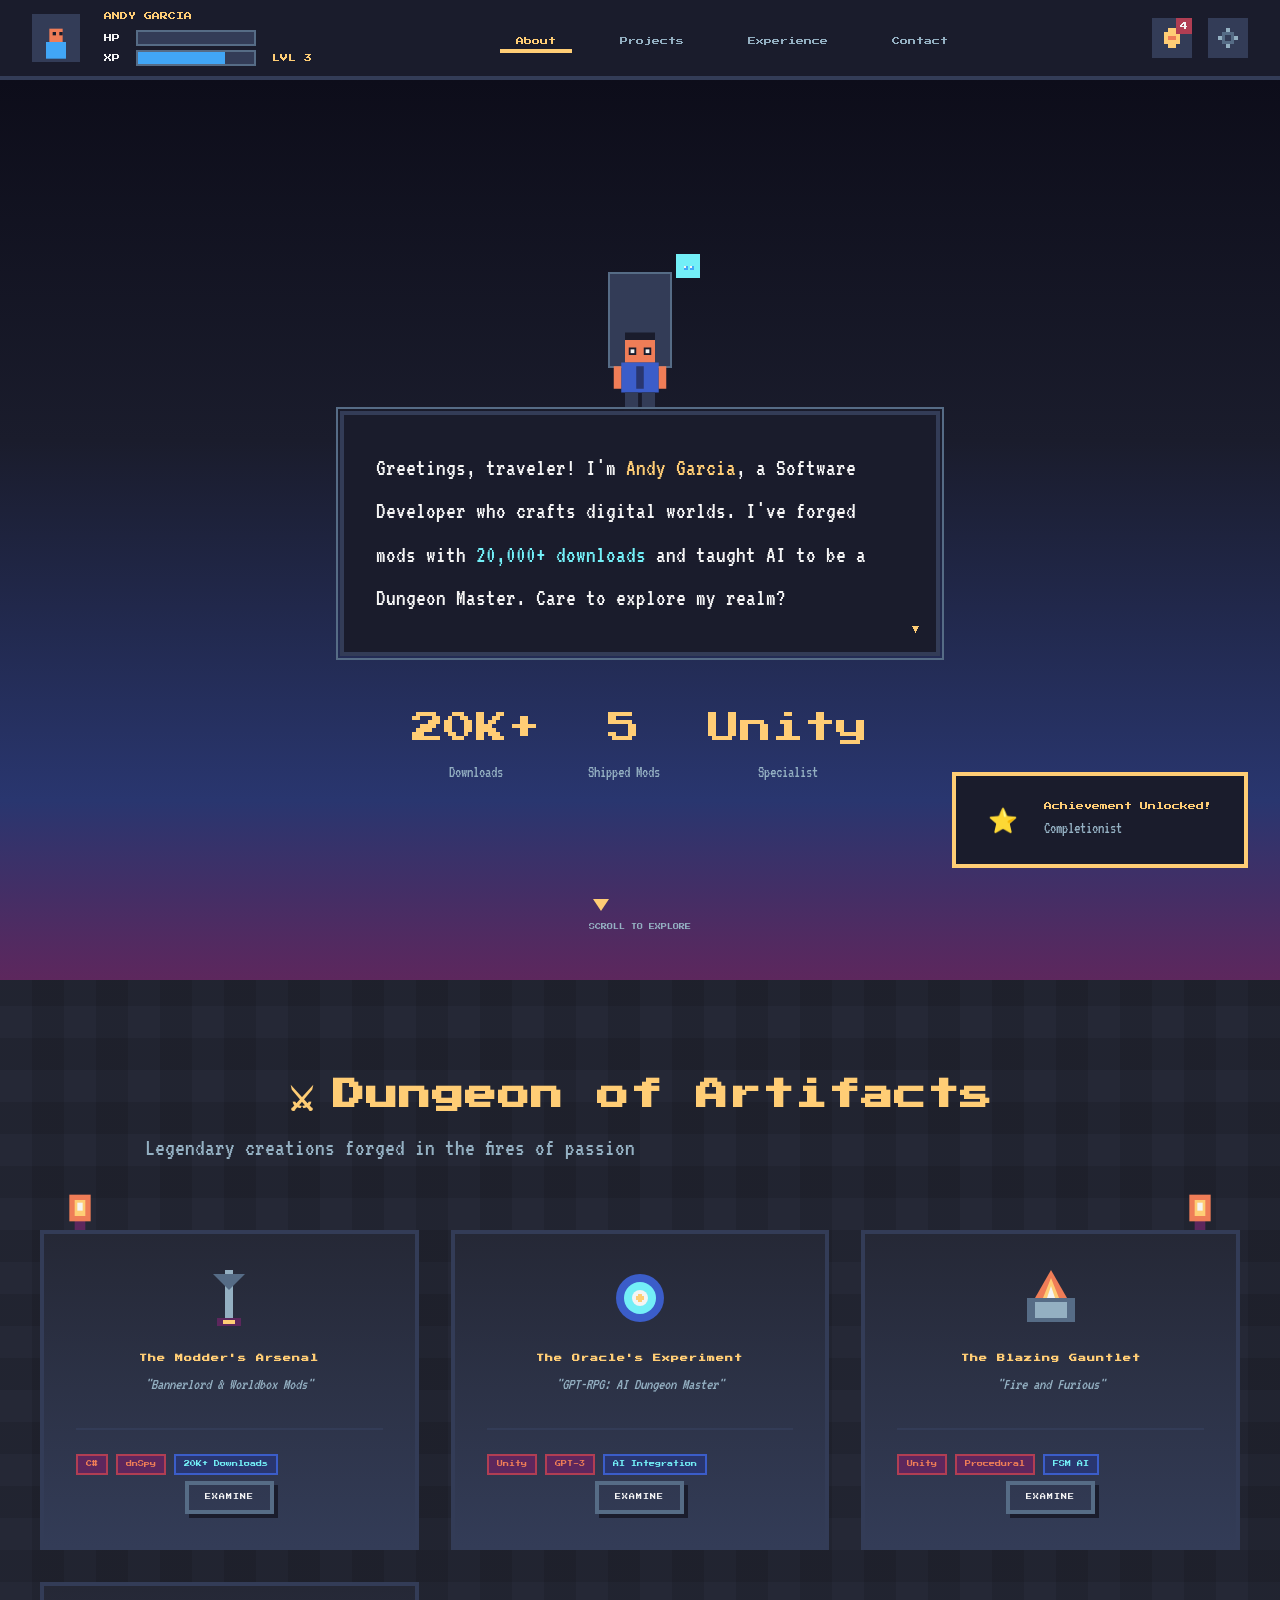
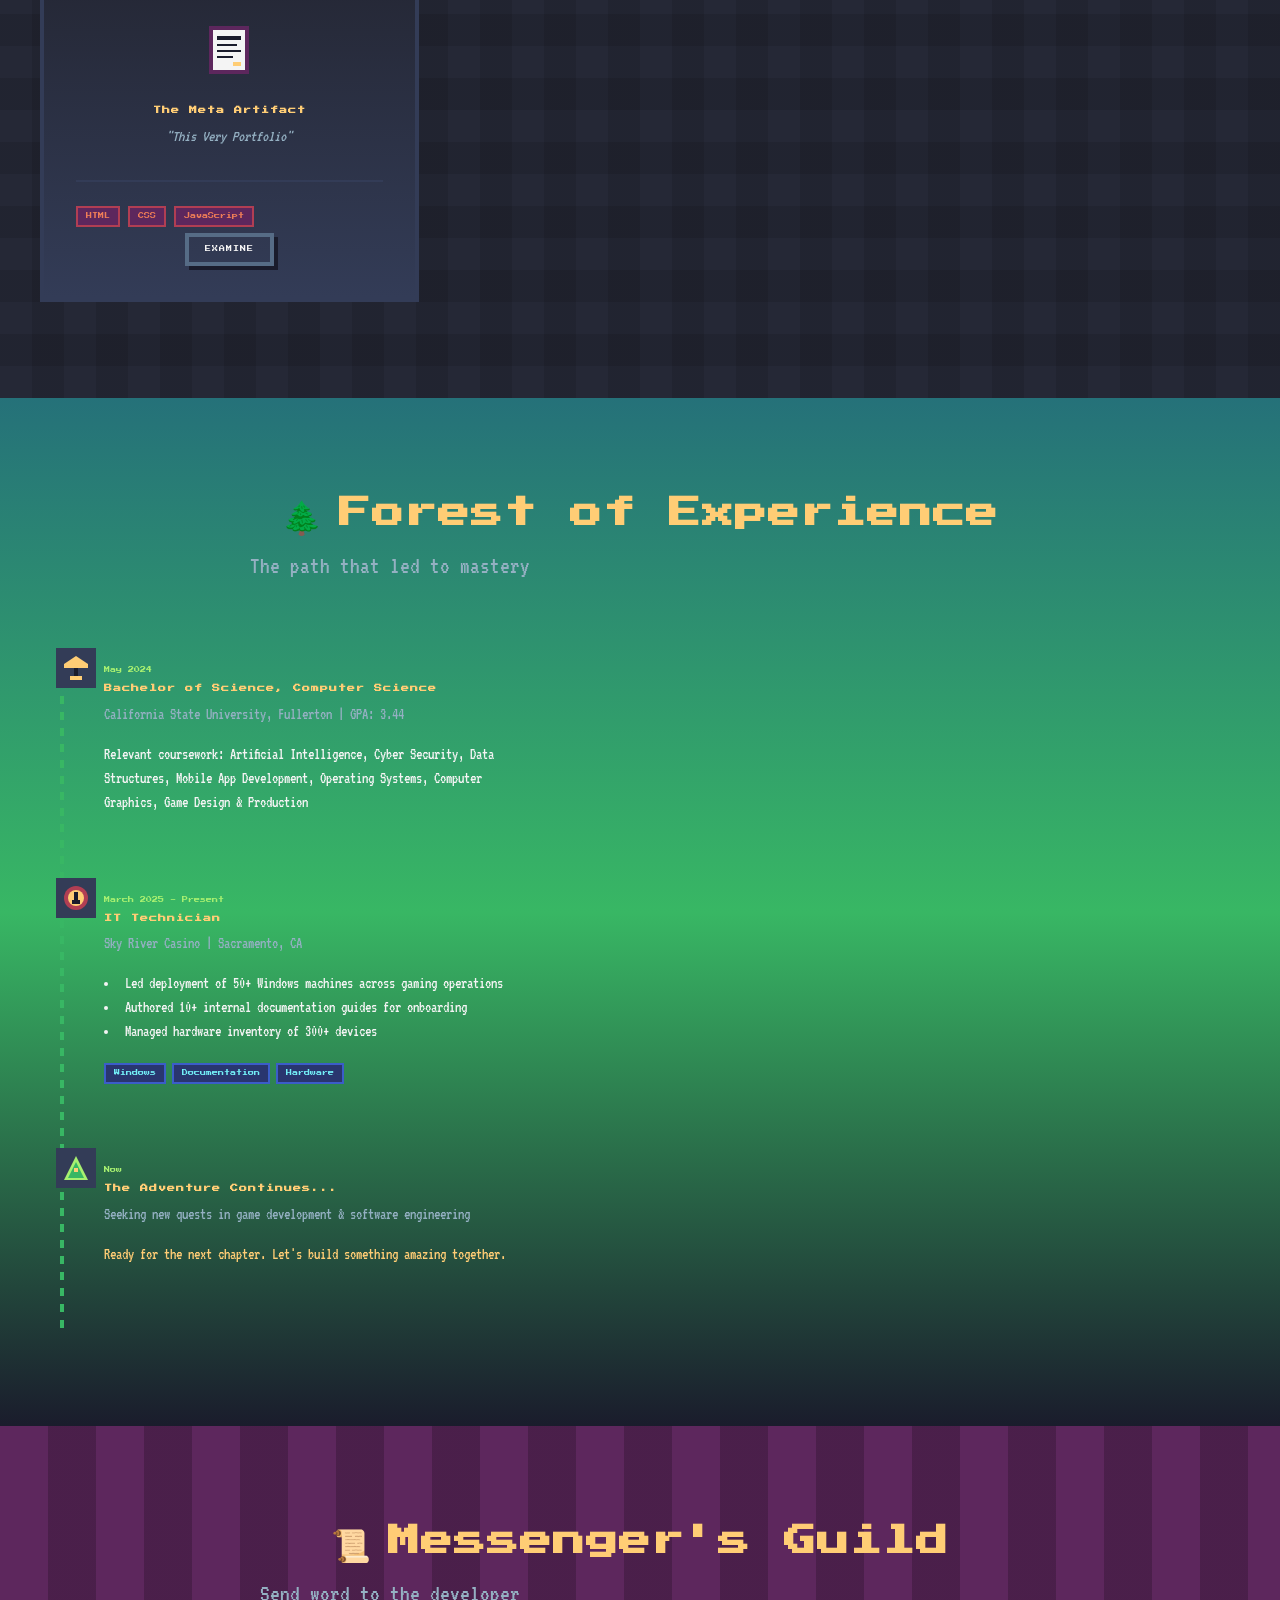
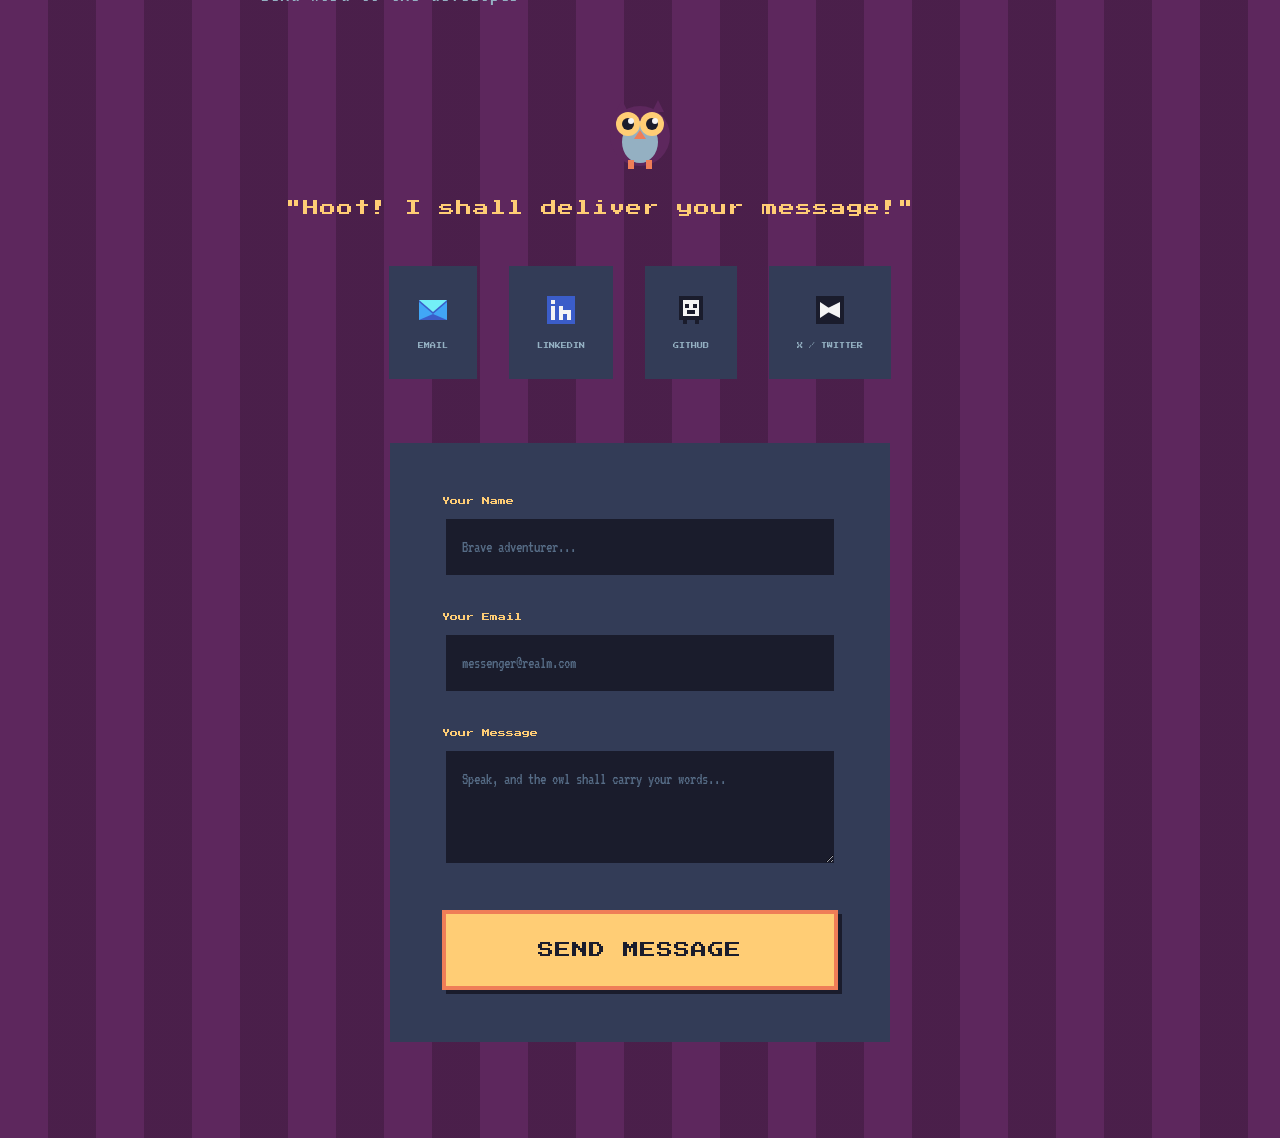
<file: index.html>
<!DOCTYPE html>
<html lang="en">
<head>
  <meta charset="UTF-8">
  <meta name="viewport" content="width=device-width, initial-scale=1.0">
  <meta name="description" content="Andy Garcia - Game Developer Portfolio. Unity specialist, mod creator with 20K+ downloads, and AI integration engineer.">
  <meta name="keywords" content="game developer, unity, C#, mods, bannerlord, software engineer, portfolio">
  <meta name="author" content="Andy Garcia">

  <!-- Open Graph / Social -->
  <meta property="og:type" content="website">
  <meta property="og:title" content="Andy Garcia | Game Developer">
  <meta property="og:description" content="Game Developer Portfolio - Unity specialist, mod creator with 20K+ downloads, and AI integration engineer.">
  <meta property="og:url" content="https://andygarciapc.github.io">

  <!-- Preconnect to external resources -->
  <link rel="preconnect" href="https://fonts.googleapis.com">
  <link rel="preconnect" href="https://fonts.gstatic.com" crossorigin>

  <!-- Fonts -->
  <link href="https://fonts.googleapis.com/css2?family=Press+Start+2P&family=VT323&display=swap" rel="stylesheet">

  <!-- Styles -->
  <link rel="stylesheet" href="css/main.css">

  <!-- Favicon -->
  <link rel="icon" type="image/svg+xml" href="data:image/svg+xml,<svg xmlns='http://www.w3.org/2000/svg' viewBox='0 0 16 16'><rect fill='%231a1c2c' width='16' height='16'/><rect fill='%23ffcd75' x='4' y='3' width='8' height='10'/><rect fill='%231a1c2c' x='5' y='5' width='2' height='2'/><rect fill='%231a1c2c' x='9' y='5' width='2' height='2'/><rect fill='%231a1c2c' x='6' y='9' width='4' height='2'/></svg>">

  <title>Andy Garcia | Game Developer</title>
</head>
<body class="no-js">
  <!-- Skip to main content for accessibility -->
  <a href="#main-content" class="skip-link">Skip to main content</a>

  <!-- ========================================================================
       Game HUD Header
       ======================================================================== -->
  <header class="game-hud" role="banner">
    <div class="hud-left">
      <div class="player-portrait" aria-hidden="true">
        <!-- Pixel portrait placeholder -->
        <svg viewBox="0 0 48 48" width="48" height="48" style="image-rendering: pixelated;">
          <rect fill="#333c57" width="48" height="48"/>
          <rect fill="#ef7d57" x="16" y="8" width="16" height="16"/>
          <rect fill="#1a1c2c" x="20" y="12" width="4" height="4"/>
          <rect fill="#1a1c2c" x="28" y="12" width="4" height="4"/>
          <rect fill="#41a6f6" x="12" y="24" width="24" height="20"/>
        </svg>
      </div>
      <div class="player-info">
        <span class="player-name">ANDY GARCIA</span>
        <div class="stat-bars">
          <div class="stat-bar">
            <span class="bar-label">HP</span>
            <div class="bar-container" role="progressbar" aria-label="Page progress" aria-valuenow="100" aria-valuemin="0" aria-valuemax="100">
              <div class="bar-fill hp" id="hp-bar" style="width: 100%;"></div>
            </div>
          </div>
          <div class="stat-bar">
            <span class="bar-label">XP</span>
            <div class="bar-container" role="progressbar" aria-label="Experience points" aria-valuenow="0" aria-valuemin="0" aria-valuemax="100">
              <div class="bar-fill xp" id="xp-bar" style="width: 0%;"></div>
            </div>
            <span class="level-badge">LVL <span id="player-level">1</span></span>
          </div>
        </div>
      </div>
    </div>

    <nav class="main-nav" role="navigation" aria-label="Main navigation">
      <ul class="nav-list">
        <li><a href="#about" class="nav-link active" data-section="about">About</a></li>
        <li><a href="#projects" class="nav-link" data-section="projects">Projects</a></li>
        <li><a href="#experience" class="nav-link" data-section="experience">Experience</a></li>
        <li><a href="#contact" class="nav-link" data-section="contact">Contact</a></li>
      </ul>
    </nav>

    <div class="hud-right">
      <button class="btn-icon" id="achievements-btn" aria-label="View achievements" title="Achievements">
        <svg viewBox="0 0 24 24" width="24" height="24" fill="currentColor" style="image-rendering: pixelated;">
          <rect fill="#ffcd75" x="8" y="2" width="8" height="4"/>
          <rect fill="#ffcd75" x="4" y="6" width="16" height="12"/>
          <rect fill="#ef7d57" x="8" y="10" width="8" height="4"/>
          <rect fill="#ffcd75" x="8" y="18" width="8" height="4"/>
        </svg>
        <span class="badge" id="achievement-count">0</span>
      </button>
      <button class="btn-icon" id="settings-btn" aria-label="Settings" title="Settings">
        <svg viewBox="0 0 24 24" width="24" height="24" fill="currentColor" style="image-rendering: pixelated;">
          <rect fill="#94b0c2" x="10" y="2" width="4" height="4"/>
          <rect fill="#94b0c2" x="10" y="18" width="4" height="4"/>
          <rect fill="#94b0c2" x="2" y="10" width="4" height="4"/>
          <rect fill="#94b0c2" x="18" y="10" width="4" height="4"/>
          <rect fill="#566c86" x="6" y="6" width="12" height="12"/>
          <rect fill="#333c57" x="9" y="9" width="6" height="6"/>
        </svg>
      </button>
    </div>
  </header>

  <!-- ========================================================================
       Main Content
       ======================================================================== -->
  <main id="main-content">

    <!-- ====================================================================
         Section 1: About / Hero (Starting Village)
         ==================================================================== -->
    <section id="about" class="section section-village" aria-labelledby="about-heading">
      <!-- Parallax Background Layers -->
      <div class="parallax-container" aria-hidden="true">
        <div class="parallax-layer layer-sky"></div>
        <div class="parallax-layer layer-mountains">
          <!-- SVG Mountains -->
          <svg viewBox="0 0 1200 200" preserveAspectRatio="none" style="position: absolute; bottom: 50%; width: 100%; height: 40%; opacity: 0.6;">
            <polygon fill="#29366f" points="0,200 200,100 400,150 600,50 800,120 1000,80 1200,140 1200,200"/>
            <polygon fill="#333c57" points="0,200 150,130 350,180 550,100 750,160 950,90 1200,170 1200,200"/>
          </svg>
        </div>
        <div class="parallax-layer layer-trees">
          <!-- SVG Tree silhouettes -->
          <svg viewBox="0 0 1200 150" preserveAspectRatio="none" style="position: absolute; bottom: 20%; width: 100%; height: 30%;">
            <polygon fill="#257179" points="50,150 75,80 100,150"/>
            <polygon fill="#257179" points="150,150 190,60 230,150"/>
            <polygon fill="#38b764" points="300,150 350,40 400,150"/>
            <polygon fill="#257179" points="500,150 530,90 560,150"/>
            <polygon fill="#38b764" points="650,150 700,50 750,150"/>
            <polygon fill="#257179" points="850,150 880,70 910,150"/>
            <polygon fill="#38b764" points="1000,150 1060,30 1120,150"/>
          </svg>
        </div>
      </div>

      <div class="section-content">
        <h1 id="about-heading" class="visually-hidden">About Andy Garcia</h1>

        <!-- Character Area -->
        <div class="character-container" style="text-align: center; margin-bottom: var(--space-4);">
          <!-- Andy Character Sprite Placeholder -->
          <div class="sprite-andy anim-idle" id="andy-sprite" aria-hidden="true" style="position: relative; display: inline-block;">
            <svg viewBox="0 0 64 96" width="128" height="192" style="image-rendering: pixelated;">
              <!-- Hair -->
              <rect fill="#1a1c2c" x="16" y="8" width="32" height="16"/>
              <!-- Face -->
              <rect fill="#ef7d57" x="16" y="16" width="32" height="24"/>
              <!-- Eyes -->
              <rect fill="#1a1c2c" x="20" y="24" width="8" height="8"/>
              <rect fill="#1a1c2c" x="36" y="24" width="8" height="8"/>
              <!-- Eye shine -->
              <rect fill="#f4f4f4" x="22" y="26" width="4" height="4"/>
              <rect fill="#f4f4f4" x="38" y="26" width="4" height="4"/>
              <!-- Shirt -->
              <rect fill="#3b5dc9" x="12" y="40" width="40" height="32"/>
              <!-- Shirt detail -->
              <rect fill="#29366f" x="28" y="44" width="8" height="24"/>
              <!-- Arms -->
              <rect fill="#ef7d57" x="4" y="44" width="8" height="24"/>
              <rect fill="#ef7d57" x="52" y="44" width="8" height="24"/>
              <!-- Pants -->
              <rect fill="#333c57" x="16" y="72" width="14" height="20"/>
              <rect fill="#333c57" x="34" y="72" width="14" height="20"/>
              <!-- Shoes -->
              <rect fill="#1a1c2c" x="14" y="88" width="16" height="8"/>
              <rect fill="#1a1c2c" x="34" y="88" width="16" height="8"/>
            </svg>
            <!-- Companion Bit -->
            <div class="sprite-companion anim-float" style="position: absolute; top: -20px; right: -30px;">
              <svg viewBox="0 0 24 24" width="32" height="32" style="image-rendering: pixelated;">
                <rect fill="#73eff7" x="4" y="4" width="16" height="16"/>
                <rect fill="#41a6f6" x="8" y="8" width="4" height="4"/>
                <rect fill="#41a6f6" x="14" y="8" width="4" height="4"/>
                <rect fill="#f4f4f4" x="8" y="8" width="2" height="2"/>
                <rect fill="#f4f4f4" x="14" y="8" width="2" height="2"/>
              </svg>
            </div>
          </div>
        </div>

        <!-- Dialogue Box -->
        <div class="dialogue-box" role="region" aria-live="polite">
          <p class="dialogue-text" id="intro-dialogue">
            Greetings, traveler! I'm <span class="text-gold">Andy Garcia</span>, a Software Developer who crafts digital worlds.
            I've forged mods with <span class="text-cyan">20,000+ downloads</span> and taught AI to be a Dungeon Master.
            Care to explore my realm?
          </p>
          <button class="dialogue-advance requires-js" id="dialogue-next" aria-label="Continue dialogue">
            <span class="anim-pulse">▼</span>
          </button>
        </div>

        <!-- Stats Panel -->
        <div class="stats-panel">
          <div class="stat scroll-animate">
            <span class="stat-value">20K+</span>
            <span class="stat-label">Downloads</span>
          </div>
          <div class="stat scroll-animate">
            <span class="stat-value">5</span>
            <span class="stat-label">Shipped Mods</span>
          </div>
          <div class="stat scroll-animate">
            <span class="stat-value">Unity</span>
            <span class="stat-label">Specialist</span>
          </div>
        </div>
      </div>

      <!-- Scroll Indicator -->
      <div class="scroll-indicator" aria-hidden="true">
        <svg class="scroll-indicator-icon anim-bounce" viewBox="0 0 24 24" width="32" height="32">
          <polygon fill="#ffcd75" points="12,20 4,8 20,8"/>
        </svg>
        <p class="scroll-text">SCROLL TO EXPLORE</p>
      </div>
    </section>

    <!-- ====================================================================
         Section 2: Projects (Dungeon of Artifacts)
         ==================================================================== -->
    <section id="projects" class="section section-dungeon" aria-labelledby="projects-heading">
      <!-- Decorative Torches -->
      <div class="torch torch-left anim-torch" aria-hidden="true" style="position: absolute; left: 5%; top: 20%;">
        <svg viewBox="0 0 24 48" width="32" height="64" style="image-rendering: pixelated;">
          <rect fill="#5d275d" x="8" y="24" width="8" height="24"/>
          <rect fill="#ef7d57" x="4" y="8" width="16" height="20"/>
          <rect fill="#ffcd75" x="8" y="12" width="8" height="12"/>
          <rect fill="#f4f4f4" x="10" y="14" width="4" height="6"/>
        </svg>
      </div>
      <div class="torch torch-right anim-torch" aria-hidden="true" style="position: absolute; right: 5%; top: 20%;">
        <svg viewBox="0 0 24 48" width="32" height="64" style="image-rendering: pixelated;">
          <rect fill="#5d275d" x="8" y="24" width="8" height="24"/>
          <rect fill="#ef7d57" x="4" y="8" width="16" height="20"/>
          <rect fill="#ffcd75" x="8" y="12" width="8" height="12"/>
          <rect fill="#f4f4f4" x="10" y="14" width="4" height="6"/>
        </svg>
      </div>

      <div class="section-content">
        <h2 id="projects-heading" class="section-title">
          <span aria-hidden="true">⚔</span>
          Dungeon of Artifacts
        </h2>
        <p class="section-subtitle">Legendary creations forged in the fires of passion</p>

        <!-- Projects Grid -->
        <div class="grid-auto scroll-animate-stagger" id="projects-grid">

          <!-- Project 1: Bannerlord Mods -->
          <article class="artifact-card hover-lift" data-project="bannerlord">
            <div class="artifact-sprite anim-float" aria-hidden="true">
              <svg viewBox="0 0 64 64" width="64" height="64" style="image-rendering: pixelated;">
                <rect fill="#94b0c2" x="28" y="4" width="8" height="48"/>
                <polygon fill="#566c86" points="16,8 48,8 32,24"/>
                <rect fill="#5d275d" x="20" y="52" width="24" height="8"/>
                <rect fill="#ffcd75" x="26" y="54" width="12" height="4"/>
              </svg>
            </div>
            <h3 class="artifact-name">The Modder's Arsenal</h3>
            <p class="artifact-tagline">"Bannerlord & Worldbox Mods"</p>
            <div class="card-footer">
              <span class="tag tag-tech">C#</span>
              <span class="tag tag-tech">dnSpy</span>
              <span class="tag tag-skill">20K+ Downloads</span>
            </div>
            <button class="btn btn-sm btn-ghost" data-action="examine" aria-label="Examine The Modder's Arsenal project">
              EXAMINE
            </button>
          </article>

          <!-- Project 2: GPT-RPG -->
          <article class="artifact-card hover-lift" data-project="gpt-rpg">
            <div class="artifact-sprite anim-float" aria-hidden="true">
              <svg viewBox="0 0 64 64" width="64" height="64" style="image-rendering: pixelated;">
                <circle fill="#3b5dc9" cx="32" cy="32" r="24"/>
                <circle fill="#73eff7" cx="32" cy="32" r="16"/>
                <circle fill="#f4f4f4" cx="32" cy="32" r="8"/>
                <rect fill="#ffcd75" x="30" y="28" width="4" height="8"/>
                <rect fill="#ffcd75" x="28" y="30" width="8" height="4"/>
              </svg>
            </div>
            <h3 class="artifact-name">The Oracle's Experiment</h3>
            <p class="artifact-tagline">"GPT-RPG: AI Dungeon Master"</p>
            <div class="card-footer">
              <span class="tag tag-tech">Unity</span>
              <span class="tag tag-tech">GPT-3</span>
              <span class="tag tag-skill">AI Integration</span>
            </div>
            <button class="btn btn-sm btn-ghost" data-action="examine" aria-label="Examine The Oracle's Experiment project">
              EXAMINE
            </button>
          </article>

          <!-- Project 3: Fire and Furious -->
          <article class="artifact-card hover-lift" data-project="fire-furious">
            <div class="artifact-sprite anim-float" aria-hidden="true">
              <svg viewBox="0 0 64 64" width="64" height="64" style="image-rendering: pixelated;">
                <rect fill="#566c86" x="8" y="32" width="48" height="24"/>
                <rect fill="#94b0c2" x="16" y="36" width="32" height="16"/>
                <polygon fill="#ef7d57" points="32,4 16,32 48,32"/>
                <polygon fill="#ffcd75" points="32,12 24,32 40,32"/>
                <polygon fill="#f4f4f4" points="32,20 28,32 36,32"/>
              </svg>
            </div>
            <h3 class="artifact-name">The Blazing Gauntlet</h3>
            <p class="artifact-tagline">"Fire and Furious"</p>
            <div class="card-footer">
              <span class="tag tag-tech">Unity</span>
              <span class="tag tag-tech">Procedural</span>
              <span class="tag tag-skill">FSM AI</span>
            </div>
            <button class="btn btn-sm btn-ghost" data-action="examine" aria-label="Examine The Blazing Gauntlet project">
              EXAMINE
            </button>
          </article>

          <!-- Project 4: This Portfolio -->
          <article class="artifact-card hover-lift" data-project="portfolio">
            <div class="artifact-sprite anim-float" aria-hidden="true">
              <svg viewBox="0 0 64 64" width="64" height="64" style="image-rendering: pixelated;">
                <rect fill="#5d275d" x="12" y="8" width="40" height="48" rx="0"/>
                <rect fill="#f4f4f4" x="16" y="12" width="32" height="40"/>
                <rect fill="#1a1c2c" x="20" y="18" width="24" height="4"/>
                <rect fill="#1a1c2c" x="20" y="26" width="20" height="2"/>
                <rect fill="#1a1c2c" x="20" y="32" width="24" height="2"/>
                <rect fill="#1a1c2c" x="20" y="38" width="16" height="2"/>
                <rect fill="#ffcd75" x="36" y="44" width="8" height="4"/>
              </svg>
            </div>
            <h3 class="artifact-name">The Meta Artifact</h3>
            <p class="artifact-tagline">"This Very Portfolio"</p>
            <div class="card-footer">
              <span class="tag tag-tech">HTML</span>
              <span class="tag tag-tech">CSS</span>
              <span class="tag tag-tech">JavaScript</span>
            </div>
            <button class="btn btn-sm btn-ghost" data-action="examine" aria-label="Examine The Meta Artifact project">
              EXAMINE
            </button>
          </article>

        </div>
      </div>
    </section>

    <!-- ====================================================================
         Section 3: Experience (Forest of Experience)
         ==================================================================== -->
    <section id="experience" class="section section-forest" aria-labelledby="experience-heading">
      <div class="section-content">
        <h2 id="experience-heading" class="section-title">
          <span aria-hidden="true">🌲</span>
          Forest of Experience
        </h2>
        <p class="section-subtitle">The path that led to mastery</p>

        <!-- Timeline -->
        <div class="timeline" role="list">

          <!-- Education -->
          <div class="timeline-item scroll-animate" role="listitem">
            <div class="timeline-marker" aria-hidden="true">
              <svg viewBox="0 0 32 32" width="32" height="32" style="image-rendering: pixelated;">
                <rect fill="#ffcd75" x="4" y="12" width="24" height="4"/>
                <polygon fill="#ffcd75" points="16,4 4,12 28,12"/>
                <rect fill="#1a1c2c" x="14" y="16" width="4" height="12"/>
                <rect fill="#ffcd75" x="10" y="24" width="12" height="4"/>
              </svg>
            </div>
            <span class="timeline-date">May 2024</span>
            <h3 class="timeline-title">Bachelor of Science, Computer Science</h3>
            <p class="timeline-company">California State University, Fullerton | GPA: 3.44</p>
            <div class="timeline-description">
              <p>Relevant coursework: Artificial Intelligence, Cyber Security, Data Structures, Mobile App Development, Operating Systems, Computer Graphics, Game Design & Production</p>
            </div>
          </div>

          <!-- Work Experience -->
          <div class="timeline-item scroll-animate" role="listitem">
            <div class="timeline-marker" aria-hidden="true">
              <svg viewBox="0 0 32 32" width="32" height="32" style="image-rendering: pixelated;">
                <circle fill="#b13e53" cx="16" cy="16" r="12"/>
                <circle fill="#ffcd75" cx="16" cy="16" r="8"/>
                <rect fill="#1a1c2c" x="14" y="10" width="4" height="8"/>
                <rect fill="#1a1c2c" x="12" y="18" width="8" height="4"/>
              </svg>
            </div>
            <span class="timeline-date">March 2025 - Present</span>
            <h3 class="timeline-title">IT Technician</h3>
            <p class="timeline-company">Sky River Casino | Sacramento, CA</p>
            <div class="timeline-description">
              <ul style="list-style: disc inside; margin-top: var(--space-2);">
                <li>Led deployment of 50+ Windows machines across gaming operations</li>
                <li>Authored 10+ internal documentation guides for onboarding</li>
                <li>Managed hardware inventory of 300+ devices</li>
              </ul>
              <div style="margin-top: var(--space-2);">
                <span class="tag tag-skill">Windows</span>
                <span class="tag tag-skill">Documentation</span>
                <span class="tag tag-skill">Hardware</span>
              </div>
            </div>
          </div>

          <!-- Current: The Adventure Continues -->
          <div class="timeline-item scroll-animate" role="listitem">
            <div class="timeline-marker" aria-hidden="true">
              <svg viewBox="0 0 32 32" width="32" height="32" style="image-rendering: pixelated;">
                <polygon fill="#a7f070" points="16,4 28,28 4,28"/>
                <polygon fill="#38b764" points="16,10 24,26 8,26"/>
                <rect fill="#ffcd75" x="14" y="16" width="4" height="4"/>
              </svg>
            </div>
            <span class="timeline-date">Now</span>
            <h3 class="timeline-title">The Adventure Continues...</h3>
            <p class="timeline-company">Seeking new quests in game development & software engineering</p>
            <div class="timeline-description">
              <p class="text-gold">Ready for the next chapter. Let's build something amazing together.</p>
            </div>
          </div>

        </div>
      </div>
    </section>

    <!-- ====================================================================
         Section 4: Contact (Messenger's Guild)
         ==================================================================== -->
    <section id="contact" class="section section-guild" aria-labelledby="contact-heading">
      <div class="section-content">
        <h2 id="contact-heading" class="section-title">
          <span aria-hidden="true">📜</span>
          Messenger's Guild
        </h2>
        <p class="section-subtitle">Send word to the developer</p>

        <!-- Owl Messenger -->
        <div style="text-align: center; margin-bottom: var(--space-6);" aria-hidden="true">
          <div class="anim-bob" style="display: inline-block;">
            <svg viewBox="0 0 64 64" width="96" height="96" style="image-rendering: pixelated;">
              <!-- Body -->
              <ellipse fill="#5d275d" cx="32" cy="40" rx="20" ry="20"/>
              <!-- Belly -->
              <ellipse fill="#94b0c2" cx="32" cy="44" rx="12" ry="14"/>
              <!-- Eyes -->
              <circle fill="#ffcd75" cx="24" cy="32" r="8"/>
              <circle fill="#ffcd75" cx="40" cy="32" r="8"/>
              <circle fill="#1a1c2c" cx="24" cy="32" r="4"/>
              <circle fill="#1a1c2c" cx="40" cy="32" r="4"/>
              <circle fill="#f4f4f4" cx="26" cy="30" r="2"/>
              <circle fill="#f4f4f4" cx="42" cy="30" r="2"/>
              <!-- Beak -->
              <polygon fill="#ef7d57" points="32,36 28,42 36,42"/>
              <!-- Ears -->
              <polygon fill="#5d275d" points="16,24 20,16 24,24"/>
              <polygon fill="#5d275d" points="40,24 44,16 48,24"/>
              <!-- Feet -->
              <rect fill="#ef7d57" x="24" y="56" width="4" height="6"/>
              <rect fill="#ef7d57" x="36" y="56" width="4" height="6"/>
            </svg>
          </div>
          <p class="font-display text-sm text-gold" style="margin-top: var(--space-2);">
            "Hoot! I shall deliver your message!"
          </p>
        </div>

        <!-- Social Links -->
        <div class="social-links scroll-animate">
          <a href="mailto:andygarciapc@gmail.com" class="social-link" aria-label="Send email">
            <svg class="social-icon" viewBox="0 0 32 32" style="image-rendering: pixelated;">
              <rect fill="#3b5dc9" x="2" y="6" width="28" height="20"/>
              <polygon fill="#73eff7" points="16,18 2,6 30,6"/>
              <polygon fill="#41a6f6" points="16,20 2,26 2,8"/>
              <polygon fill="#41a6f6" points="16,20 30,26 30,8"/>
            </svg>
            <span class="social-label">EMAIL</span>
          </a>
          <a href="https://linkedin.com/in/andygarciapc" target="_blank" rel="noopener noreferrer" class="social-link" aria-label="LinkedIn profile (opens in new tab)">
            <svg class="social-icon" viewBox="0 0 32 32" style="image-rendering: pixelated;">
              <rect fill="#3b5dc9" x="2" y="2" width="28" height="28"/>
              <rect fill="#f4f4f4" x="6" y="12" width="4" height="14"/>
              <rect fill="#f4f4f4" x="6" y="6" width="4" height="4"/>
              <rect fill="#f4f4f4" x="14" y="12" width="4" height="14"/>
              <rect fill="#f4f4f4" x="14" y="16" width="10" height="4"/>
              <rect fill="#f4f4f4" x="22" y="16" width="4" height="10"/>
            </svg>
            <span class="social-label">LINKEDIN</span>
          </a>
          <a href="https://github.com/andygarciapc" target="_blank" rel="noopener noreferrer" class="social-link" aria-label="GitHub profile (opens in new tab)">
            <svg class="social-icon" viewBox="0 0 32 32" style="image-rendering: pixelated;">
              <rect fill="#1a1c2c" x="4" y="2" width="24" height="24"/>
              <rect fill="#f4f4f4" x="8" y="6" width="16" height="16"/>
              <rect fill="#1a1c2c" x="10" y="10" width="4" height="4"/>
              <rect fill="#1a1c2c" x="18" y="10" width="4" height="4"/>
              <rect fill="#1a1c2c" x="12" y="16" width="8" height="4"/>
              <rect fill="#1a1c2c" x="8" y="22" width="4" height="8"/>
              <rect fill="#1a1c2c" x="20" y="22" width="4" height="8"/>
            </svg>
            <span class="social-label">GITHUB</span>
          </a>
          <a href="https://twitter.com/andygarciapc" target="_blank" rel="noopener noreferrer" class="social-link" aria-label="Twitter profile (opens in new tab)">
            <svg class="social-icon" viewBox="0 0 32 32" style="image-rendering: pixelated;">
              <rect fill="#1a1c2c" x="2" y="2" width="28" height="28"/>
              <polygon fill="#f4f4f4" points="6,8 18,16 6,24"/>
              <polygon fill="#f4f4f4" points="14,14 26,8 26,24 14,18"/>
            </svg>
            <span class="social-label">X / TWITTER</span>
          </a>
        </div>

        <!-- Contact Form -->
        <form class="contact-form scroll-animate" action="https://formspree.io/f/YOUR_FORM_ID" method="POST" id="contact-form">
          <div class="form-group">
            <label for="contact-name" class="form-label">Your Name</label>
            <input type="text" id="contact-name" name="name" class="form-input" required placeholder="Brave adventurer...">
          </div>
          <div class="form-group">
            <label for="contact-email" class="form-label">Your Email</label>
            <input type="email" id="contact-email" name="email" class="form-input" required placeholder="messenger@realm.com">
          </div>
          <div class="form-group">
            <label for="contact-message" class="form-label">Your Message</label>
            <textarea id="contact-message" name="message" class="form-textarea" required placeholder="Speak, and the owl shall carry your words..."></textarea>
          </div>
          <button type="submit" class="btn btn-primary btn-lg" style="width: 100%;">
            SEND MESSAGE
          </button>
        </form>

      </div>
    </section>

  </main>

  <!-- ========================================================================
       Modal Container
       ======================================================================== -->
  <div class="modal-overlay" id="modal-overlay" aria-hidden="true"></div>
  <div class="modal" id="project-modal" role="dialog" aria-modal="true" aria-labelledby="modal-title">
    <button class="modal-close" id="modal-close" aria-label="Close modal">&times;</button>
    <div class="modal-header">
      <div class="modal-icon" id="modal-icon"></div>
      <div>
        <h3 class="modal-title" id="modal-title">Project Title</h3>
        <p class="modal-subtitle" id="modal-subtitle">Project subtitle</p>
      </div>
    </div>
    <div class="modal-body" id="modal-body">
      <!-- Dynamic content -->
    </div>
    <div class="modal-footer" id="modal-footer">
      <!-- Dynamic buttons -->
    </div>
  </div>

  <!-- ========================================================================
       Toast Container
       ======================================================================== -->
  <div class="toast" id="achievement-toast" role="alert" aria-live="assertive">
    <div class="toast-icon" id="toast-icon"></div>
    <div class="toast-content">
      <p class="toast-title" id="toast-title">Achievement Unlocked!</p>
      <p class="toast-message" id="toast-message">You found something special.</p>
    </div>
  </div>

  <!-- ========================================================================
       Settings Panel
       ======================================================================== -->
  <aside class="settings-panel" id="settings-panel" aria-labelledby="settings-title">
    <h2 class="settings-title" id="settings-title">Settings</h2>

    <div class="setting-item">
      <span class="setting-label">Sound Effects</span>
      <button class="toggle" id="sound-toggle" role="switch" aria-checked="false" aria-label="Toggle sound effects">
      </button>
    </div>

    <div class="setting-item">
      <span class="setting-label">Reduce Motion</span>
      <button class="toggle" id="motion-toggle" role="switch" aria-checked="false" aria-label="Toggle reduced motion">
      </button>
    </div>

    <div class="setting-item">
      <span class="setting-label">Show Companion</span>
      <button class="toggle active" id="companion-toggle" role="switch" aria-checked="true" aria-label="Toggle companion visibility">
      </button>
    </div>
  </aside>

  <!-- ========================================================================
       XP Notification (for floating +XP text)
       ======================================================================== -->
  <div id="xp-notification" class="text-gold font-display text-sm" style="position: fixed; pointer-events: none; opacity: 0; z-index: 500;"></div>

  <!-- ========================================================================
       Scripts
       ======================================================================== -->
  <script type="module" src="js/main.js"></script>
</body>
</html>
</file>
<file: css/main.css>
/* ==========================================================================
   Main Stylesheet - Pixel Art RPG Portfolio
   Andy Garcia - Game Developer
   ========================================================================== */

/* Import order matters - variables first, then reset, then components */
@import url('variables.css');
@import url('reset.css');
@import url('layout.css');
@import url('components.css');
@import url('animations.css');

/* ==========================================================================
   Base Typography
   ========================================================================== */

body {
  font-family: var(--font-body);
  font-size: var(--text-base);
  line-height: var(--leading-normal);
  background-color: var(--color-bg-primary);
  color: var(--color-text-primary);
  overflow-x: hidden;
}

/* Display font for headings */
h1, h2, h3, h4, h5, h6,
.font-display {
  font-family: var(--font-display);
  line-height: var(--leading-tight);
  letter-spacing: 1px;
}

h1 { font-size: var(--text-2xl); }
h2 { font-size: var(--text-xl); }
h3 { font-size: var(--text-lg); }
h4 { font-size: var(--text-base); }

/* Body font sizing */
.text-xs { font-size: var(--text-xs); }
.text-sm { font-size: var(--text-sm); }
.text-base { font-size: var(--text-base); }
.text-lg { font-size: var(--text-lg); }

/* ==========================================================================
   Links
   ========================================================================== */

a {
  color: var(--color-link);
  text-decoration: none;
  transition: color var(--duration-fast);
}

a:hover {
  color: var(--color-link-hover);
}

/* ==========================================================================
   Selection
   ========================================================================== */

::selection {
  background-color: var(--color-gold);
  color: var(--color-midnight);
}

/* ==========================================================================
   Scrollbar (Webkit)
   ========================================================================== */

::-webkit-scrollbar {
  width: 16px;
  height: 16px;
}

::-webkit-scrollbar-track {
  background: var(--color-bg-secondary);
}

::-webkit-scrollbar-thumb {
  background: var(--color-slate);
  border: 4px solid var(--color-bg-secondary);
}

::-webkit-scrollbar-thumb:hover {
  background: var(--color-silver);
}

/* Firefox */
* {
  scrollbar-width: thin;
  scrollbar-color: var(--color-slate) var(--color-bg-secondary);
}

/* ==========================================================================
   Utility Classes
   ========================================================================== */

/* Colors */
.text-gold { color: var(--color-gold); }
.text-cyan { color: var(--color-cyan); }
.text-crimson { color: var(--color-crimson); }
.text-lime { color: var(--color-lime); }
.text-muted { color: var(--color-text-muted); }

/* Backgrounds */
.bg-primary { background-color: var(--color-bg-primary); }
.bg-secondary { background-color: var(--color-bg-secondary); }
.bg-elevated { background-color: var(--color-bg-elevated); }

/* Display */
.hidden { display: none; }
.block { display: block; }
.inline-block { display: inline-block; }
.flex { display: flex; }
.grid { display: grid; }

/* Flexbox */
.items-center { align-items: center; }
.justify-center { justify-content: center; }
.justify-between { justify-content: space-between; }
.gap-1 { gap: var(--space-1); }
.gap-2 { gap: var(--space-2); }
.gap-4 { gap: var(--space-4); }

/* Spacing */
.p-2 { padding: var(--space-2); }
.p-4 { padding: var(--space-4); }
.m-auto { margin: auto; }
.mt-4 { margin-top: var(--space-4); }
.mb-4 { margin-bottom: var(--space-4); }

/* Text alignment */
.text-center { text-align: center; }
.text-left { text-align: left; }
.text-right { text-align: right; }

/* ==========================================================================
   No-JS Fallback
   ========================================================================== */

.no-js .requires-js {
  display: none;
}

.no-js .no-js-message {
  display: block;
  padding: var(--space-4);
  background: var(--color-warning);
  color: var(--color-midnight);
  text-align: center;
}
</file>
